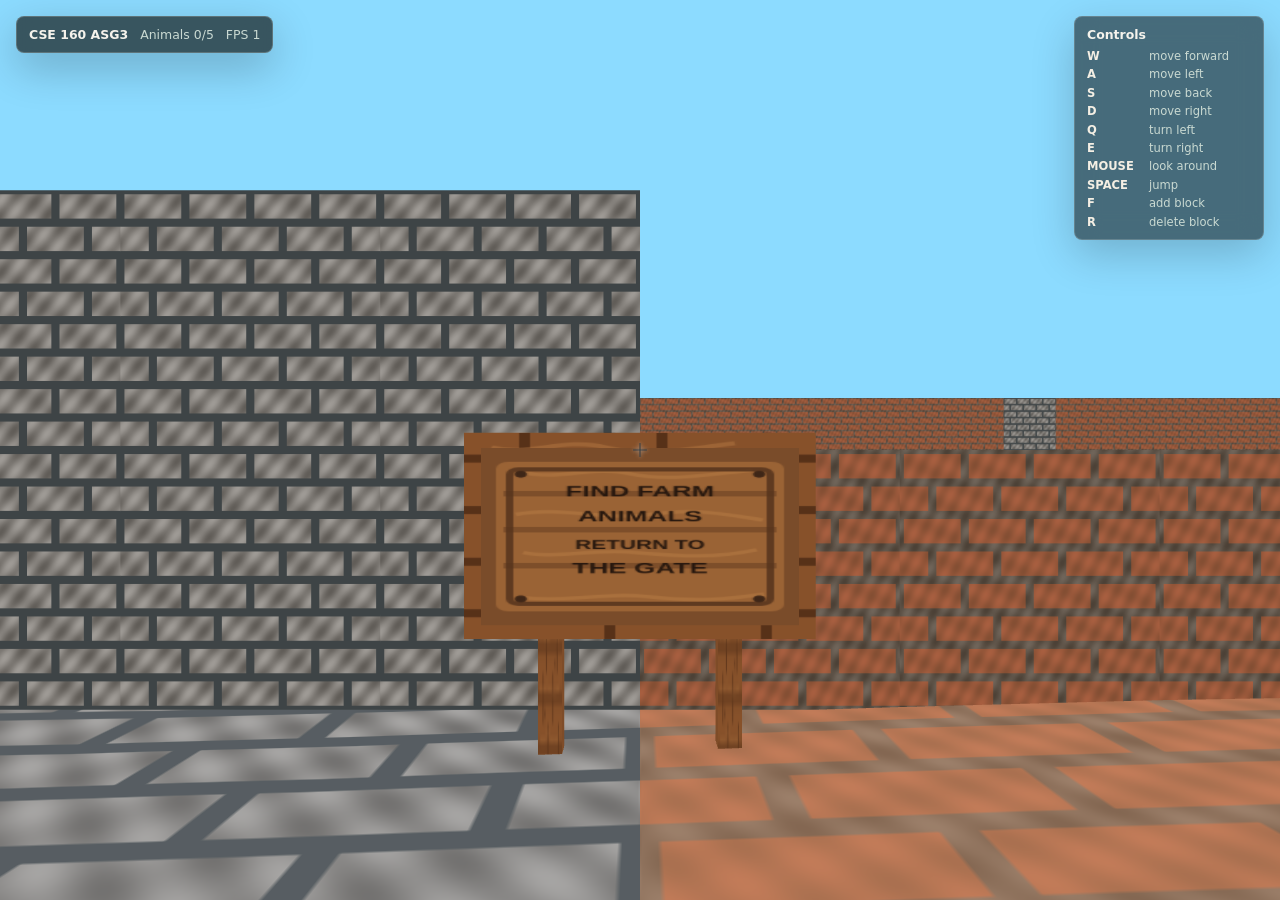
<file: asgn3/index.html>
<!doctype html>
<html lang="en">
  <head>
    <meta charset="utf-8">
    <meta name="viewport" content="width=device-width, initial-scale=1">
    <title>CSE 160 Assignment 3</title>
    <link rel="stylesheet" href="src/styles.css">
  </head>
  <body>
    <main class="world">
      <canvas id="webgl" aria-label="Textured WebGL world"></canvas>
      <section class="hud" aria-live="polite">
        <strong>CSE 160 ASG3</strong>
        <span id="texture-status">Animals 0/5</span>
        <span id="fps-status">FPS --</span>
      </section>
      <div class="crosshair" aria-hidden="true"></div>
      <section class="legend" aria-label="Controls">
        <h2>Controls</h2>
        <dl>
          <div><dt>W</dt><dd>move forward</dd></div>
          <div><dt>A</dt><dd>move left</dd></div>
          <div><dt>S</dt><dd>move back</dd></div>
          <div><dt>D</dt><dd>move right</dd></div>
          <div><dt>Q</dt><dd>turn left</dd></div>
          <div><dt>E</dt><dd>turn right</dd></div>
          <div><dt>Mouse</dt><dd>look around</dd></div>
          <div><dt>Space</dt><dd>jump</dd></div>
          <div><dt>F</dt><dd>add block</dd></div>
          <div><dt>R</dt><dd>delete block</dd></div>
        </dl>
      </section>
    </main>
    <script type="module" src="src/main.js"></script>
  </body>
</html>
</file>
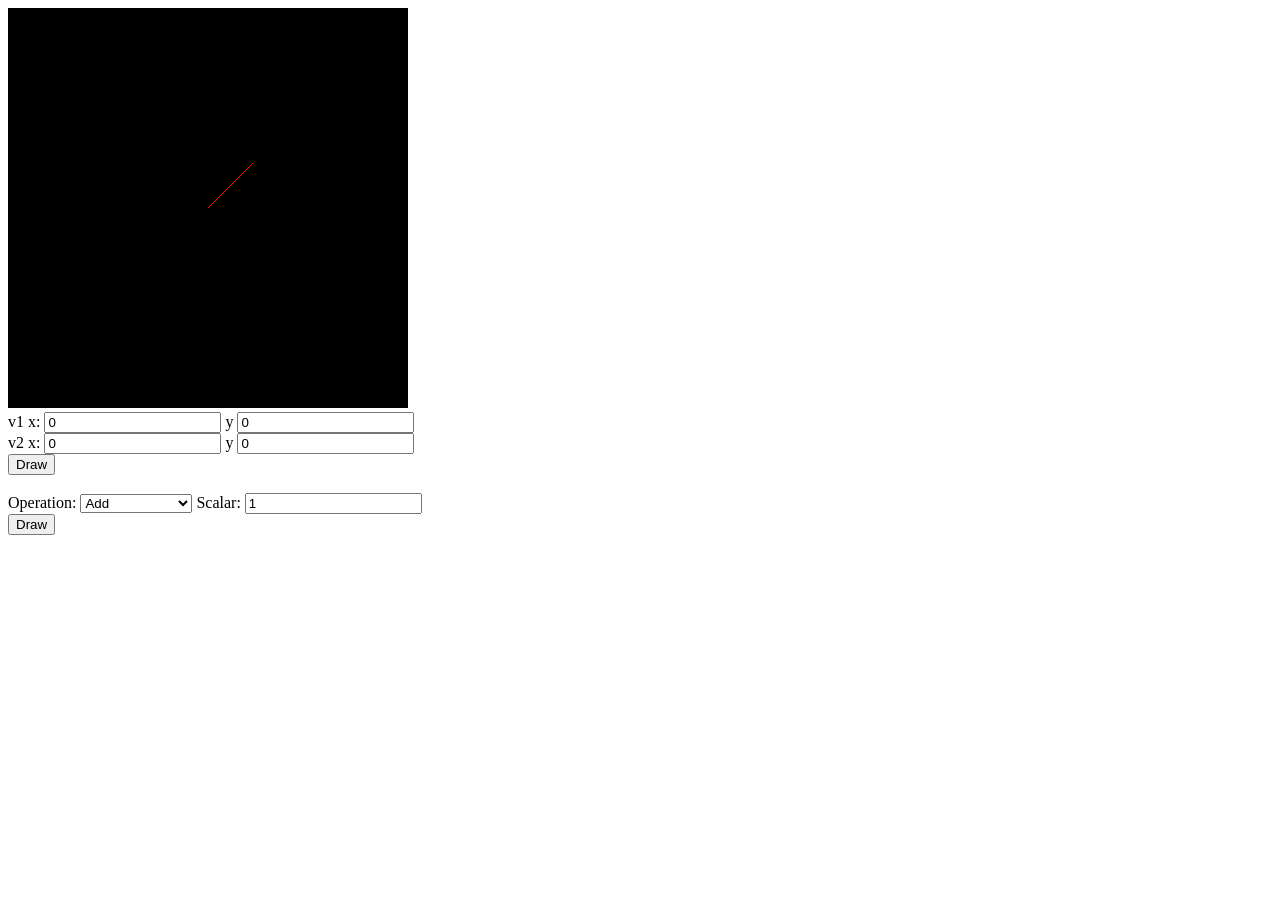
<file: asgn0/asg0.html>
<!DOCTYPE html>
<html lang="en">

<head>
    <meta charset="utf-8" />
    <title>Assignment 0</title>
</head>

<body onload="main()">
    <canvas id="example" width="400" height="400" style="background-color: black;">
        Please use a browser that supports "canvas"
    </canvas>

    <br />
    <label>v1 x: <input type="number" id="v1x" value="0" /></label>
    <label>y <input type="number" id="v1y" value="0" /></label>
    <br />
    <label>v2 x: <input type="number" id="v2x" value="0" /></label>
    <label>y <input type="number" id="v2y" value="0" /></label>
    <br />
    <input type="button" id="drawBtn" value="Draw" onclick="handleDrawEvent()" />

    <br /><br />
    <label>Operation:
        <select id="operation">
            <option value="add">Add</option>
            <option value="sub">Subtract</option>
            <option value="mul">Multiply</option>
            <option value="div">Divide</option>
            <option value="angle">Angle Between</option>
            <option value="area">Area</option>
            <option value="magnitude">Magnitude</option>
            <option value="normalize">Normalize</option>

        </select>

    </label>
    <label>Scalar: <input type="number" id="scalar" value="1" /></label>
    <br />
    <input type="button" id="opBtn" value="Draw" onclick="handleDrawOperationEvent()" />

    <script src="lib/cuon-matrix-cse160.js"></script>
    <script src="asg0.js"></script>
</body>

</html>
</file>
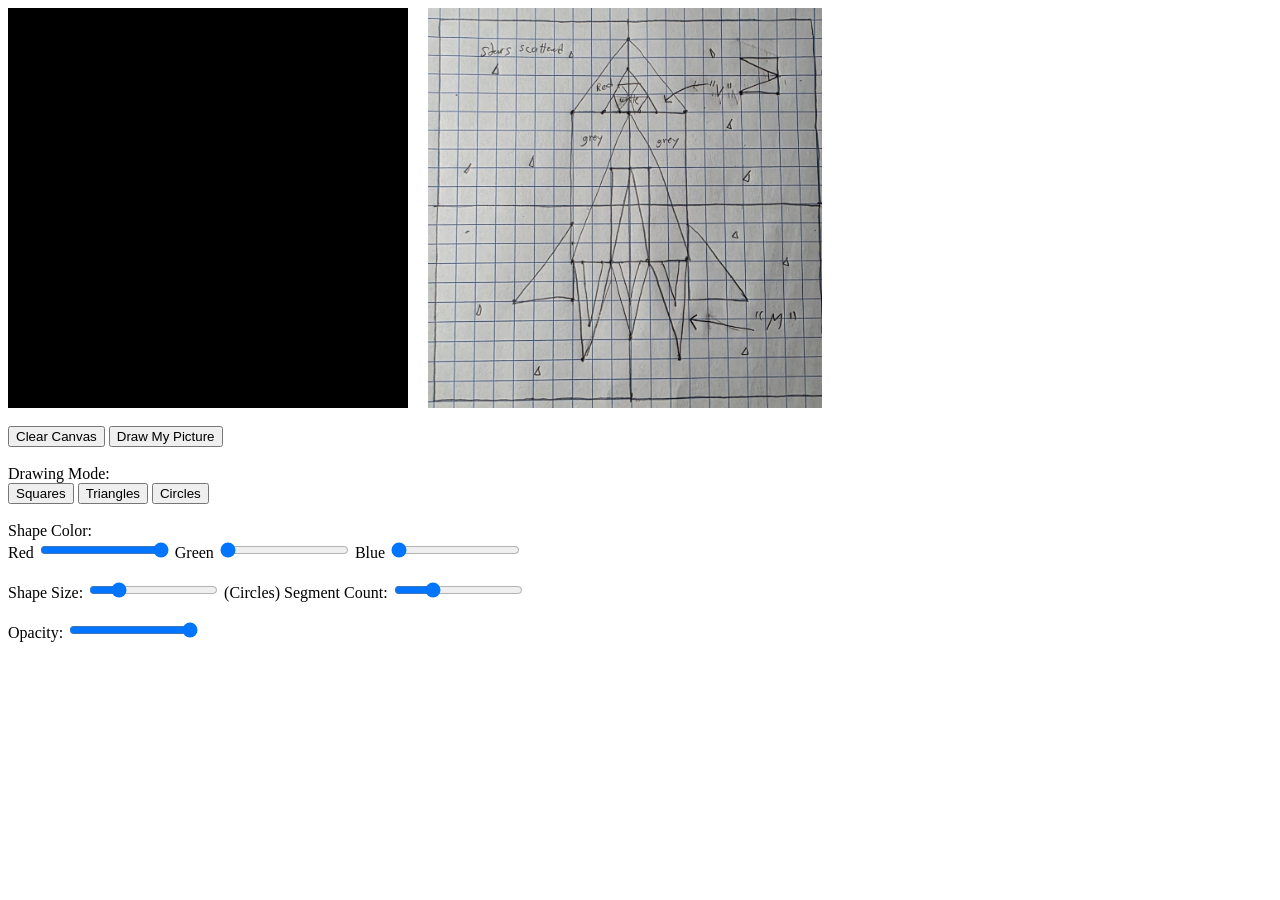
<file: asgn1/asg1.html>
<!DOCTYPE html>
<html lang="en">

<head>
    <meta charset="utf-8" />
    <title>Draw a point (1)</title>
    <style>
        .canvas-container {
            display: flex;
            align-items: flex-start;
            gap: 20px;
        }
    </style>
</head>

<body onload="main()">
    <div class="canvas-container">
        <canvas id="webgl" width="400" height="400">
            Please use a browser that supports "canvas"
        </canvas>

        <img src="Sketch.jpg" alt="my sketch" style="height: 400px; width: auto;">
    </div>

    <br />
    <button onclick="clearCanvas()">Clear Canvas</button>
    <button onclick="drawPicture()">Draw My Picture</button>

    <br /><br />
    Drawing Mode:<br />
    <button onclick="setBrush('square')">Squares</button>
    <button onclick="setBrush('triangle')">Triangles</button>
    <button onclick="setBrush('circle')">Circles</button>

    <br /><br />
    Shape Color:<br />
    Red <input type="range" id="sliderR" min="0" max="255" value="255" />
    Green <input type="range" id="sliderG" min="0" max="255" value="0" />
    Blue <input type="range" id="sliderB" min="0" max="255" value="0" />

    <br /><br />
    Shape Size: <input type="range" id="sliderSize" min="1" max="100" value="20" />
    (Circles) Segment Count: <input type="range" id="sliderSegments" min="3" max="64" value="20" />
    <br /><br />Opacity: <input type="range" id="sliderA" min="0" max="255" value="255" />

    <script src="./lib/webgl-utils.js"></script>
    <script src="./lib/webgl-debug.js"></script>
    <script src="./lib/cuon-utils.js"></script>
    <script src="asg1.js"></script>
</body>

</html>
</file>
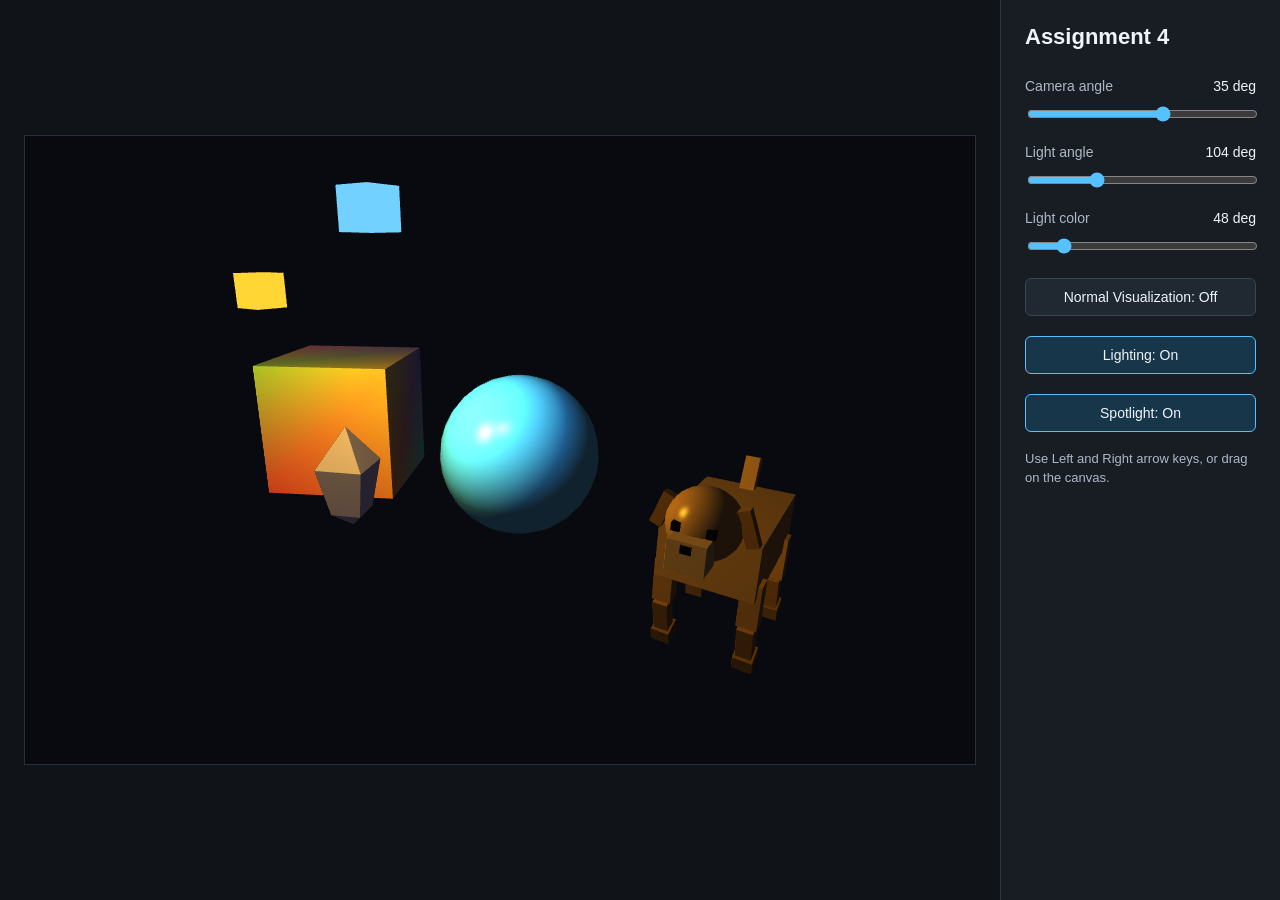
<file: asgn4/asg4.html>
<!DOCTYPE html>
<html lang="en">
<head>
  <meta charset="UTF-8">
  <meta name="viewport" content="width=device-width, initial-scale=1.0">
  <title>CSE 160 Assignment 4</title>
  <link rel="stylesheet" href="style.css">
</head>
<body>
  <main class="app-shell">
    <section class="stage">
      <canvas id="webgl" width="900" height="600" aria-label="WebGL canvas"></canvas>
    </section>

    <aside class="controls" aria-label="Scene controls">
      <h1>Assignment 4</h1>

      <label class="control-row" for="cameraAngle">
        <span>Camera angle</span>
        <output id="cameraAngleValue" for="cameraAngle">35 deg</output>
      </label>
      <input id="cameraAngle" type="range" min="-180" max="180" value="35">

      <label class="control-row control-row-spaced" for="lightAngle">
        <span>Light angle</span>
        <output id="lightAngleValue" for="lightAngle">35 deg</output>
      </label>
      <input id="lightAngle" type="range" min="0" max="360" value="35">

      <label class="control-row control-row-spaced" for="lightHue">
        <span>Light color</span>
        <output id="lightHueValue" for="lightHue">48 deg</output>
      </label>
      <input id="lightHue" type="range" min="0" max="360" value="48">

      <button id="normalToggle" class="toggle-button" type="button" aria-pressed="false">
        Normal Visualization: Off
      </button>

      <button id="lightingToggle" class="toggle-button" type="button" aria-pressed="true">
        Lighting: On
      </button>

      <button id="spotlightToggle" class="toggle-button" type="button" aria-pressed="true">
        Spotlight: On
      </button>

      <div class="hint">Use Left and Right arrow keys, or drag on the canvas.</div>
    </aside>
  </main>

  <script src="asg4.js"></script>
</body>
</html>
</file>
<file: asgn3/src/styles.css>
:root {
  color-scheme: dark;
  font-family: Inter, ui-sans-serif, system-ui, -apple-system, BlinkMacSystemFont, "Segoe UI", sans-serif;
  background: #111514;
  color: #f5f3ec;
}

* {
  box-sizing: border-box;
}

html,
body {
  width: 100%;
  height: 100%;
  margin: 0;
  overflow: hidden;
}

body {
  background:
    linear-gradient(180deg, #182323 0%, #111514 45%, #0c0f10 100%);
}

.world {
  position: relative;
  width: 100vw;
  height: 100vh;
}

#webgl {
  display: block;
  width: 100%;
  height: 100%;
  cursor: grab;
}

#webgl:active {
  cursor: grabbing;
}

.hud {
  position: absolute;
  top: 16px;
  left: 16px;
  display: flex;
  align-items: center;
  flex-wrap: wrap;
  gap: 12px;
  max-width: min(760px, calc(100vw - 32px));
  padding: 10px 12px;
  border: 1px solid rgba(245, 243, 236, 0.2);
  border-radius: 8px;
  background: rgba(17, 21, 20, 0.68);
  box-shadow: 0 14px 44px rgba(0, 0, 0, 0.24);
  backdrop-filter: blur(12px);
}

.hud strong {
  flex: 0 0 auto;
  font-size: 0.78rem;
  letter-spacing: 0;
}

.hud span {
  min-width: 0;
  overflow: hidden;
  color: #c9d9d2;
  font-size: 0.78rem;
  text-overflow: ellipsis;
  white-space: nowrap;
}

#texture-status {
  flex: 1 1 auto;
}

#fps-status {
  flex: 0 0 auto;
}

.crosshair {
  position: absolute;
  top: 50%;
  left: 50%;
  width: 18px;
  height: 18px;
  pointer-events: none;
  transform: translate(-50%, -50%);
}

.crosshair::before,
.crosshair::after {
  position: absolute;
  content: "";
  background: rgba(72, 77, 80, 0.58);
  box-shadow: 0 0 4px rgba(245, 248, 250, 0.35);
}

.crosshair::before {
  top: 8px;
  left: 2px;
  width: 14px;
  height: 2px;
}

.crosshair::after {
  top: 2px;
  left: 8px;
  width: 2px;
  height: 14px;
}

.legend {
  position: absolute;
  top: 16px;
  right: 16px;
  width: min(190px, calc(100vw - 32px));
  padding: 10px 12px;
  border: 1px solid rgba(245, 243, 236, 0.18);
  border-radius: 8px;
  background: rgba(17, 21, 20, 0.56);
  box-shadow: 0 14px 44px rgba(0, 0, 0, 0.2);
  backdrop-filter: blur(12px);
  pointer-events: none;
}

.legend h2 {
  margin: 0 0 7px;
  color: #f5f3ec;
  font-size: 0.78rem;
  font-weight: 700;
  letter-spacing: 0;
}

.legend dl {
  display: grid;
  gap: 4px;
  margin: 0;
}

.legend div {
  display: grid;
  grid-template-columns: 54px 1fr;
  align-items: baseline;
  gap: 8px;
}

.legend dt {
  min-width: 0;
  color: #f4efe4;
  font-size: 0.72rem;
  font-weight: 700;
  text-transform: uppercase;
}

.legend dd {
  min-width: 0;
  margin: 0;
  color: #c9d9d2;
  font-size: 0.72rem;
  line-height: 1.25;
}

@media (max-width: 520px) {
  .hud {
    align-items: flex-start;
    flex-direction: column;
    gap: 4px;
  }

  .hud span {
    white-space: normal;
  }

  .legend {
    top: auto;
    bottom: 16px;
    width: min(170px, calc(100vw - 32px));
  }
}
</file>
<file: asgn4/style.css>
:root {
  color-scheme: dark;
  --bg: #101318;
  --panel: #181d24;
  --panel-border: #2d3541;
  --text: #eff4fb;
  --muted: #aeb8c5;
  --accent: #56c1ff;
}

* {
  box-sizing: border-box;
}

body {
  margin: 0;
  min-height: 100vh;
  background: var(--bg);
  color: var(--text);
  font-family: Arial, Helvetica, sans-serif;
}

.app-shell {
  display: grid;
  grid-template-columns: minmax(0, 1fr) 280px;
  min-height: 100vh;
}

.stage {
  display: grid;
  place-items: center;
  padding: 24px;
}

canvas {
  display: block;
  width: min(100%, 1000px);
  height: min(70vh, 680px);
  min-height: 360px;
  border: 1px solid #27303b;
  background: #05070a;
}

.controls {
  border-left: 1px solid var(--panel-border);
  background: var(--panel);
  padding: 24px;
}

h1 {
  margin: 0 0 28px;
  font-size: 22px;
  font-weight: 700;
}

.control-row {
  display: flex;
  align-items: center;
  justify-content: space-between;
  gap: 16px;
  margin-bottom: 10px;
  color: var(--muted);
  font-size: 14px;
}

.control-row-spaced {
  margin-top: 18px;
}

output {
  color: var(--text);
  font-variant-numeric: tabular-nums;
}

input[type="range"] {
  width: 100%;
  accent-color: var(--accent);
}

.toggle-button {
  width: 100%;
  margin-top: 20px;
  padding: 10px 12px;
  border: 1px solid #384657;
  border-radius: 6px;
  background: #202832;
  color: var(--text);
  font: inherit;
  font-size: 14px;
  cursor: pointer;
}

.toggle-button[aria-pressed="true"] {
  border-color: var(--accent);
  background: #17364a;
}

.hint {
  margin-top: 18px;
  color: var(--muted);
  font-size: 13px;
  line-height: 1.45;
}

@media (max-width: 760px) {
  .app-shell {
    grid-template-columns: 1fr;
  }

  .controls {
    border-left: 0;
    border-top: 1px solid var(--panel-border);
  }

  canvas {
    height: 56vh;
    min-height: 300px;
  }
}
</file>
